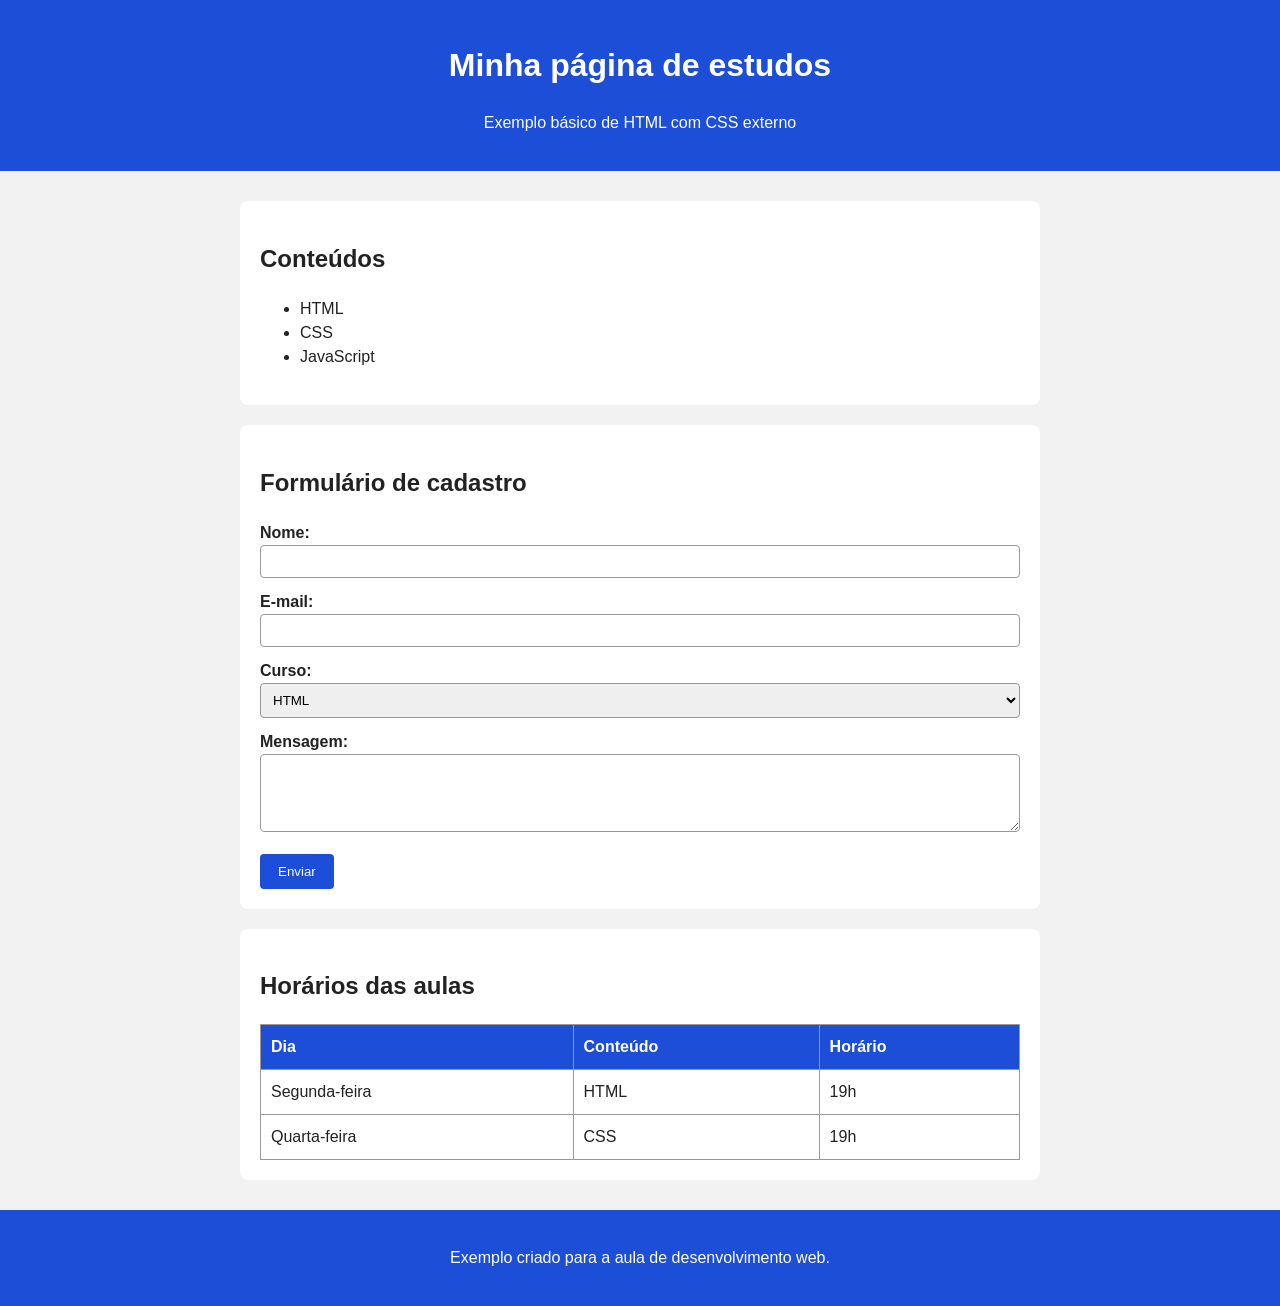
<file: html-css-basico/index.html>
<!DOCTYPE html>
<html lang="pt-BR">
<head>
    <meta charset="UTF-8">
    <meta name="viewport" content="width=device-width, initial-scale=1.0">
    <title>Exemplo de HTML e CSS externo</title>

    <!-- Conecta este HTML ao arquivo externo estilo.css -->
    <link rel="stylesheet" href="estilo.css">
</head>
<body>
    <!-- header cria o cabeçalho da página -->
    <header>
        <h1>Minha página de estudos</h1>
        <p>Exemplo básico de HTML com CSS externo</p>
    </header>

    <!-- main reúne o conteúdo principal -->
    <main>
        <section>
            <h2>Conteúdos</h2>

            <!-- ul cria uma lista com marcadores -->
            <ul>
                <li>HTML</li>
                <li>CSS</li>
                <li>JavaScript</li>
            </ul>
        </section>

        <section>
            <h2>Formulário de cadastro</h2>

            <!-- form agrupa os campos; este exemplo não salva os dados -->
            <form>
                <label for="nome">Nome:</label>
                <input type="text" id="nome" name="nome" required>

                <label for="email">E-mail:</label>
                <input type="email" id="email" name="email" required>

                <label for="curso">Curso:</label>
                <select id="curso" name="curso">
                    <option value="html">HTML</option>
                    <option value="css">CSS</option>
                    <option value="javascript">JavaScript</option>
                </select>

                <label for="mensagem">Mensagem:</label>
                <textarea id="mensagem" name="mensagem" rows="4"></textarea>

                <button type="submit">Enviar</button>
            </form>
        </section>

        <section>
            <h2>Horários das aulas</h2>

            <!-- table organiza dados em linhas e colunas -->
            <table>
                <thead>
                    <tr>
                        <th>Dia</th>
                        <th>Conteúdo</th>
                        <th>Horário</th>
                    </tr>
                </thead>
                <tbody>
                    <tr>
                        <td>Segunda-feira</td>
                        <td>HTML</td>
                        <td>19h</td>
                    </tr>
                    <tr>
                        <td>Quarta-feira</td>
                        <td>CSS</td>
                        <td>19h</td>
                    </tr>
                </tbody>
            </table>
        </section>
    </main>

    <!-- footer cria o rodapé -->
    <footer>
        <p>Exemplo criado para a aula de desenvolvimento web.</p>
    </footer>
</body>
</html>
</file>
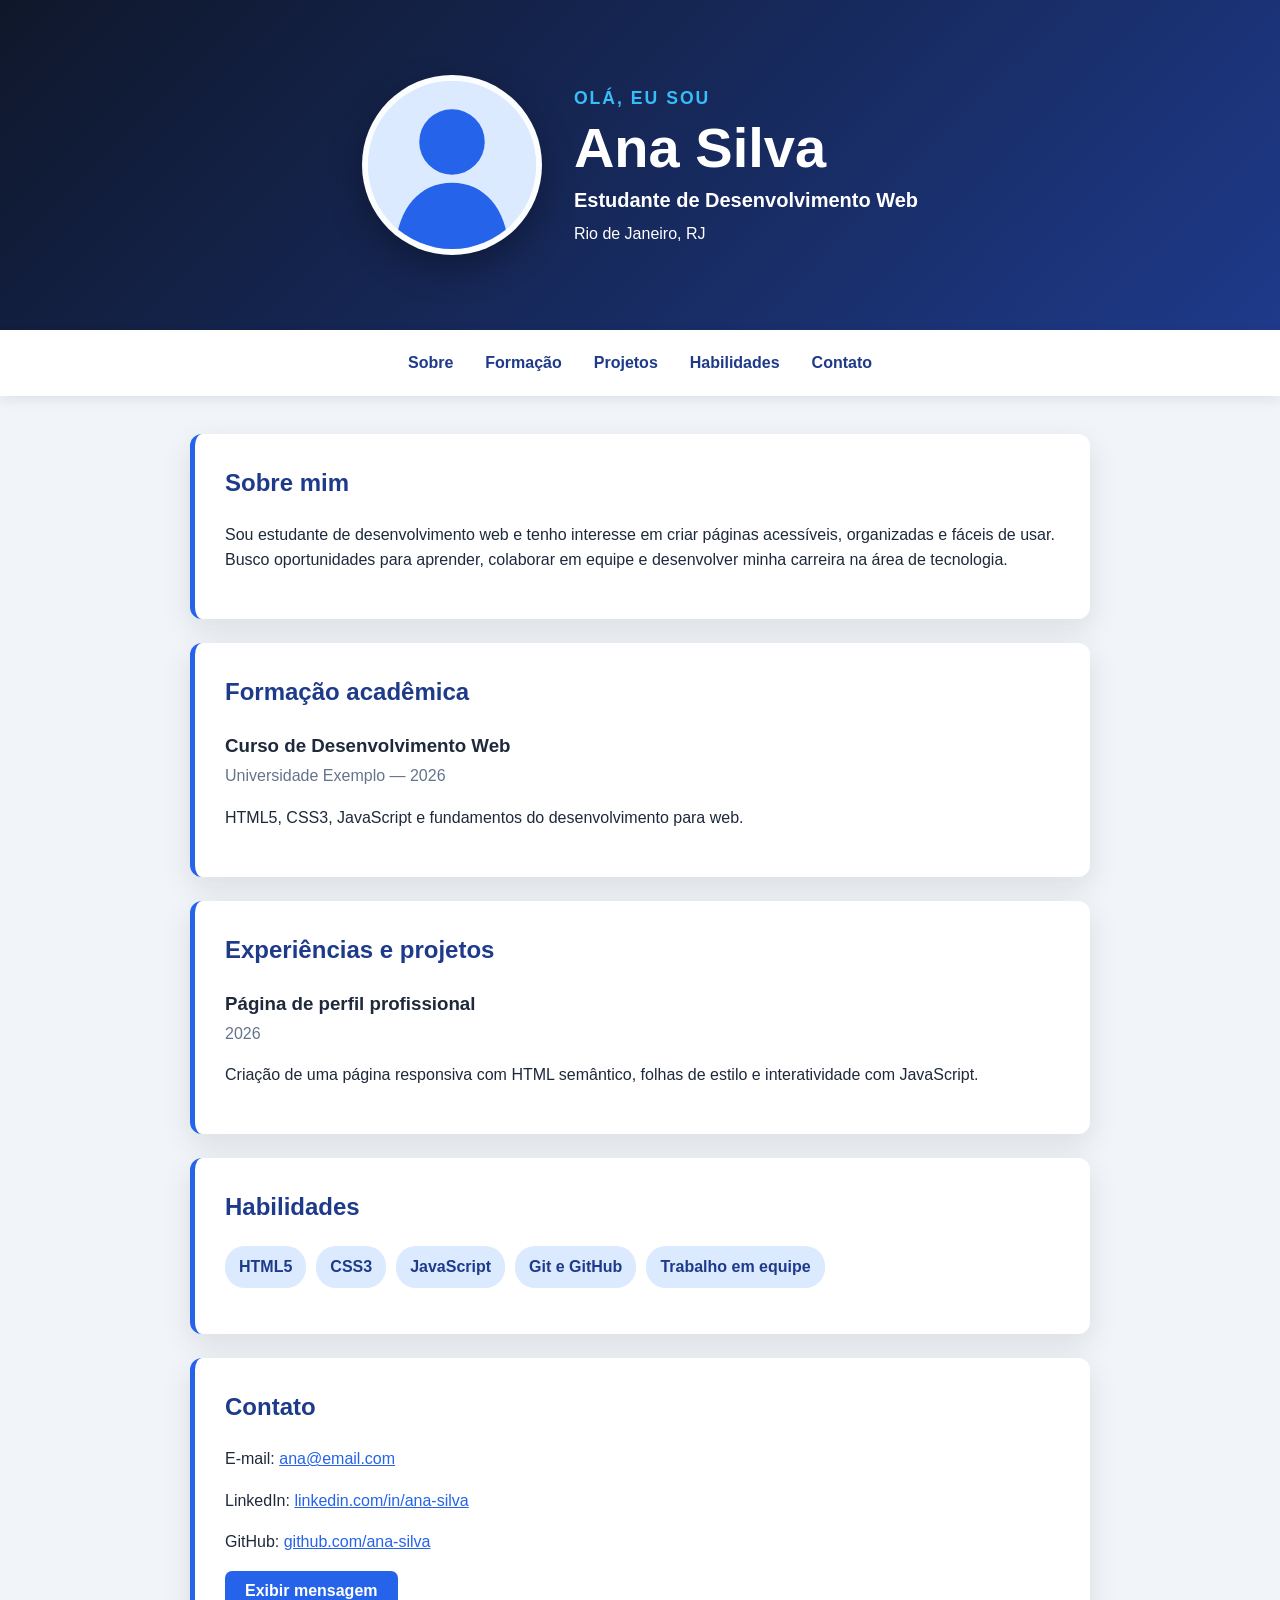
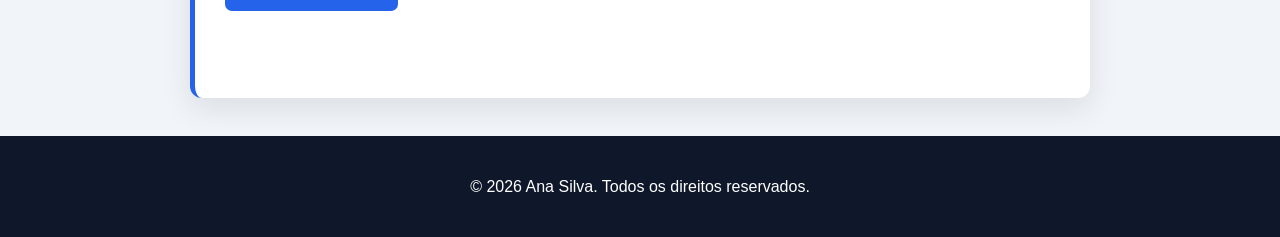
<file: perfil-profissional/index.html>
<!-- Informa ao navegador que o documento utiliza HTML5 -->
<!DOCTYPE html>
<!-- Define o português do Brasil como idioma principal -->
<html lang="pt-BR">
<!-- Contém as configurações e informações não visíveis da página -->
<head>
    <!-- Permite exibir corretamente acentos e caracteres especiais -->
    <meta charset="UTF-8">
    <!-- Adapta a largura da página à tela de celulares e tablets -->
    <meta name="viewport" content="width=device-width, initial-scale=1.0">
    <!-- Fornece aos mecanismos de busca uma descrição da página -->
    <meta name="description" content="Currículo e perfil profissional de Ana Silva">
    <!-- Define o texto exibido na aba do navegador -->
    <title>Ana Silva | Perfil Profissional</title>
    <!-- Carrega o arquivo responsável pela aparência da página -->
    <link rel="stylesheet" href="css/estilo.css">
</head>
<!-- Inicia o conteúdo visível da página -->
<body>
    <!-- Agrupa a foto e as principais informações profissionais -->
    <header class="cabecalho">
        <!-- Exibe a foto; alt fornece uma descrição para leitores de tela -->
        <img
            class="foto-perfil"
            src="imagens/perfil.svg"
            alt="Foto de perfil de Ana Silva"
        >

        <!-- Agrupa os textos de apresentação -->
        <div class="apresentacao">
            <p class="saudacao">Olá, eu sou</p>
            <h1>Ana Silva</h1>
            <p class="cargo">Estudante de Desenvolvimento Web</p>
            <p>Rio de Janeiro, RJ</p>
        </div>
    </header>

    <!-- Cria o menu; cada link leva à seção indicada depois do símbolo # -->
    <nav class="menu" aria-label="Navegação principal">
        <a href="#sobre">Sobre</a>
        <a href="#formacao">Formação</a>
        <a href="#experiencia">Projetos</a>
        <a href="#habilidades">Habilidades</a>
        <a href="#contato">Contato</a>
    </nav>

    <!-- Delimita o conteúdo principal do documento -->
    <main class="conteudo">
        <!-- Cria uma seção; seu id também funciona como destino do menu -->
        <section id="sobre" class="cartao">
            <h2>Sobre mim</h2>
            <p>
                Sou estudante de desenvolvimento web e tenho interesse em criar páginas
                acessíveis, organizadas e fáceis de usar. Busco oportunidades para aprender,
                colaborar em equipe e desenvolver minha carreira na área de tecnologia.
            </p>
        </section>

        <section id="formacao" class="cartao">
            <h2>Formação acadêmica</h2>
            <!-- Representa uma informação que pode ser compreendida de forma independente -->
            <article>
                <h3>Curso de Desenvolvimento Web</h3>
                <p class="informacao-secundaria">Universidade Exemplo — 2026</p>
                <p>HTML5, CSS3, JavaScript e fundamentos do desenvolvimento para web.</p>
            </article>
        </section>

        <section id="experiencia" class="cartao">
            <h2>Experiências e projetos</h2>
            <article>
                <h3>Página de perfil profissional</h3>
                <!-- time identifica o ano como uma informação temporal -->
                <p class="informacao-secundaria"><time datetime="2026">2026</time></p>
                <p>
                    Criação de uma página responsiva com HTML semântico, folhas de estilo
                    e interatividade com JavaScript.
                </p>
            </article>
        </section>

        <section id="habilidades" class="cartao">
            <h2>Habilidades</h2>
            <!-- Cria uma lista não ordenada de habilidades -->
            <ul class="lista-habilidades">
                <li>HTML5</li>
                <li>CSS3</li>
                <li>JavaScript</li>
                <li>Git e GitHub</li>
                <li>Trabalho em equipe</li>
            </ul>
        </section>

        <section id="contato" class="cartao">
            <h2>Contato</h2>
            <!-- Identifica semanticamente as informações de contato -->
            <address>
                <!-- mailto solicita a abertura do aplicativo de e-mail -->
                <p>E-mail: <a href="mailto:ana@email.com">ana@email.com</a></p>
                <p>
                    LinkedIn:
                    <!-- Abre o site em outra aba e protege o acesso à página original -->
                    <a href="https://www.linkedin.com/" target="_blank" rel="noopener noreferrer">
                        linkedin.com/in/ana-silva
                    </a>
                </p>
                <p>
                    GitHub:
                    <a href="https://github.com/" target="_blank" rel="noopener noreferrer">
                        github.com/ana-silva
                    </a>
                </p>
            </address>

            <!-- O id permite que o JavaScript encontre e controle o botão -->
            <button id="botao-contato" type="button">Exibir mensagem</button>
            <!-- aria-live faz leitores de tela anunciarem a mensagem inserida -->
            <p id="mensagem-contato" class="mensagem" aria-live="polite"></p>
        </section>
    </main>

    <footer class="rodape">
        <!-- O JavaScript preencherá o span com o ano atual -->
        <p>&copy; <span id="ano-atual"></span> Ana Silva. Todos os direitos reservados.</p>
    </footer>

    <!-- Carrega o JavaScript após o restante do conteúdo -->
    <script src="js/script.js"></script>
</body>
</html>
</file>
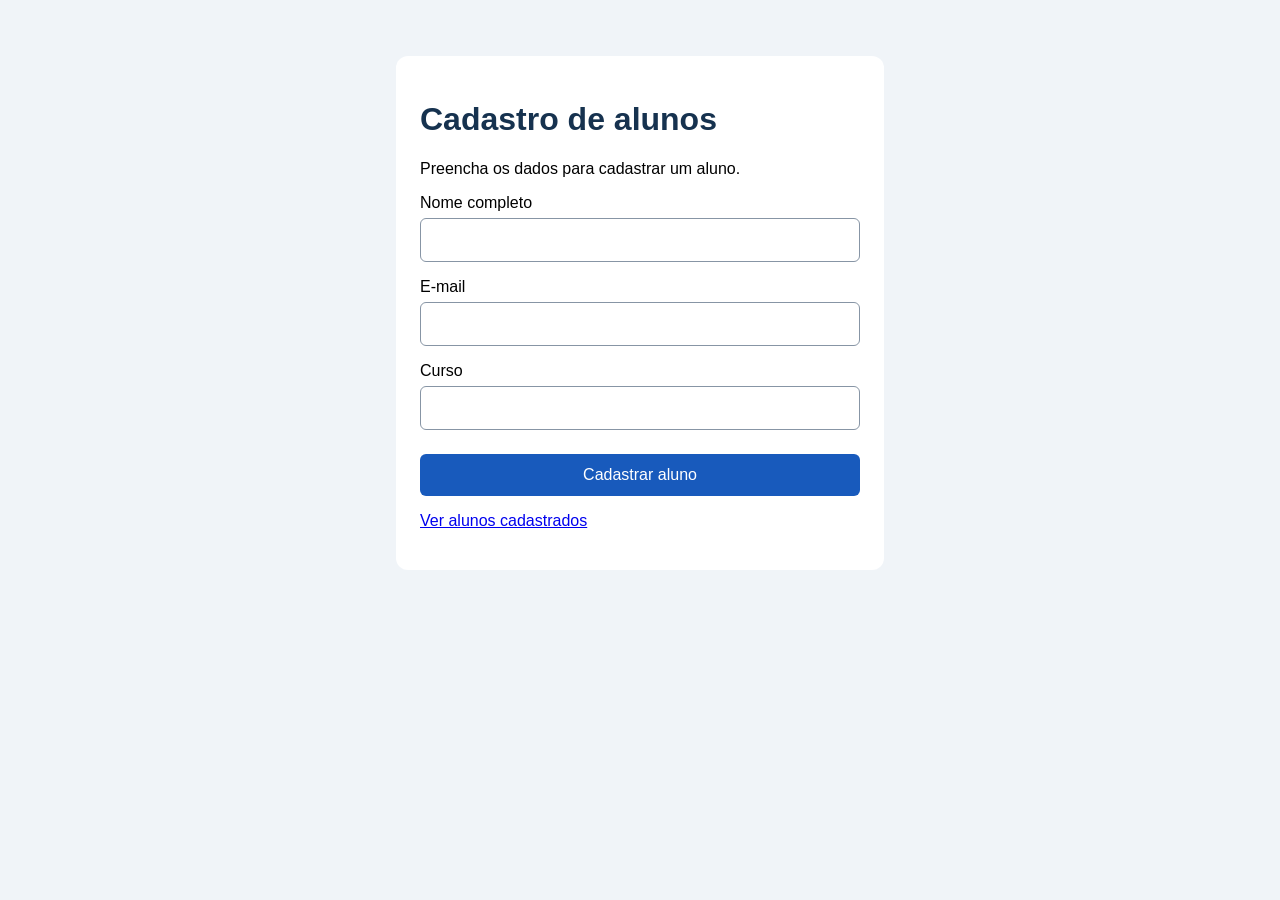
<file: php-mysql-alunos/index.html>
<!DOCTYPE html>
<html lang="pt-BR">
<head>
    <meta charset="UTF-8">
    <meta name="viewport" content="width=device-width, initial-scale=1">
    <title>Cadastro de alunos</title>
    <style>
        body { font-family: Arial, sans-serif; background: #f0f4f8; margin: 0; padding: 24px; }
        main { max-width: 440px; margin: 32px auto; padding: 24px; background: white; border-radius: 12px; }
        h1 { color: #16324f; }
        label { display: block; margin-top: 16px; }
        input, button { box-sizing: border-box; width: 100%; padding: 12px; margin-top: 6px; font: inherit; }
        input { border: 1px solid #8795a5; border-radius: 6px; }
        button { margin-top: 24px; background: #185abc; color: white; border: 0; border-radius: 6px; cursor: pointer; }
    </style>
</head>
<body>
    <main>
        <h1>Cadastro de alunos</h1>
        <p>Preencha os dados para cadastrar um aluno.</p>
        <form action="salvar.php" method="post">
            <label for="nome">Nome completo</label>
            <input type="text" id="nome" name="nome" maxlength="100" required>

            <label for="email">E-mail</label>
            <input type="email" id="email" name="email" maxlength="150" required>

            <label for="curso">Curso</label>
            <input type="text" id="curso" name="curso" maxlength="100" required>

            <button type="submit">Cadastrar aluno</button>
        </form>
        <p><a href="listar.php">Ver alunos cadastrados</a></p>
    </main>
</body>
</html>
</file>
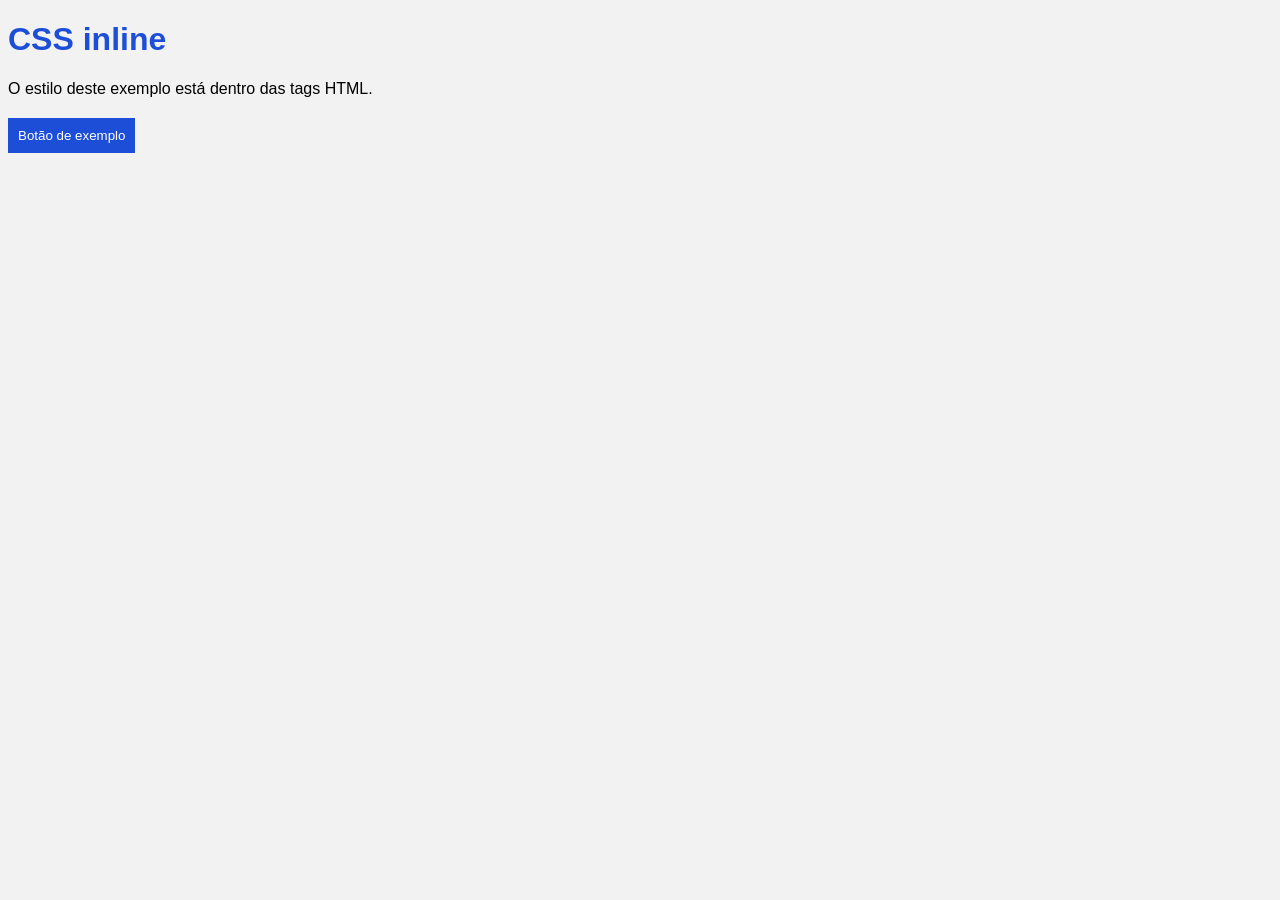
<file: html-css-basico/css-inline.html>
<!DOCTYPE html>
<html lang="pt-BR">
<head>
    <meta charset="UTF-8">
    <meta name="viewport" content="width=device-width, initial-scale=1.0">
    <title>Exemplo de CSS inline</title>
</head>
<body style="font-family: Arial, sans-serif; background-color: #f2f2f2;">
    <!-- O atributo style adiciona o CSS diretamente ao elemento -->
    <h1 style="color: #1d4ed8;">CSS inline</h1>

    <!-- margin-bottom cria um espaço abaixo do parágrafo -->
    <p style="margin-bottom: 20px;">O estilo deste exemplo está dentro das tags HTML.</p>

    <!-- background-color muda o fundo e padding cria espaço interno -->
    <button style="color: white; background-color: #1d4ed8; padding: 10px; border: 0;">
        Botão de exemplo
    </button>
</body>
</html>
</file>
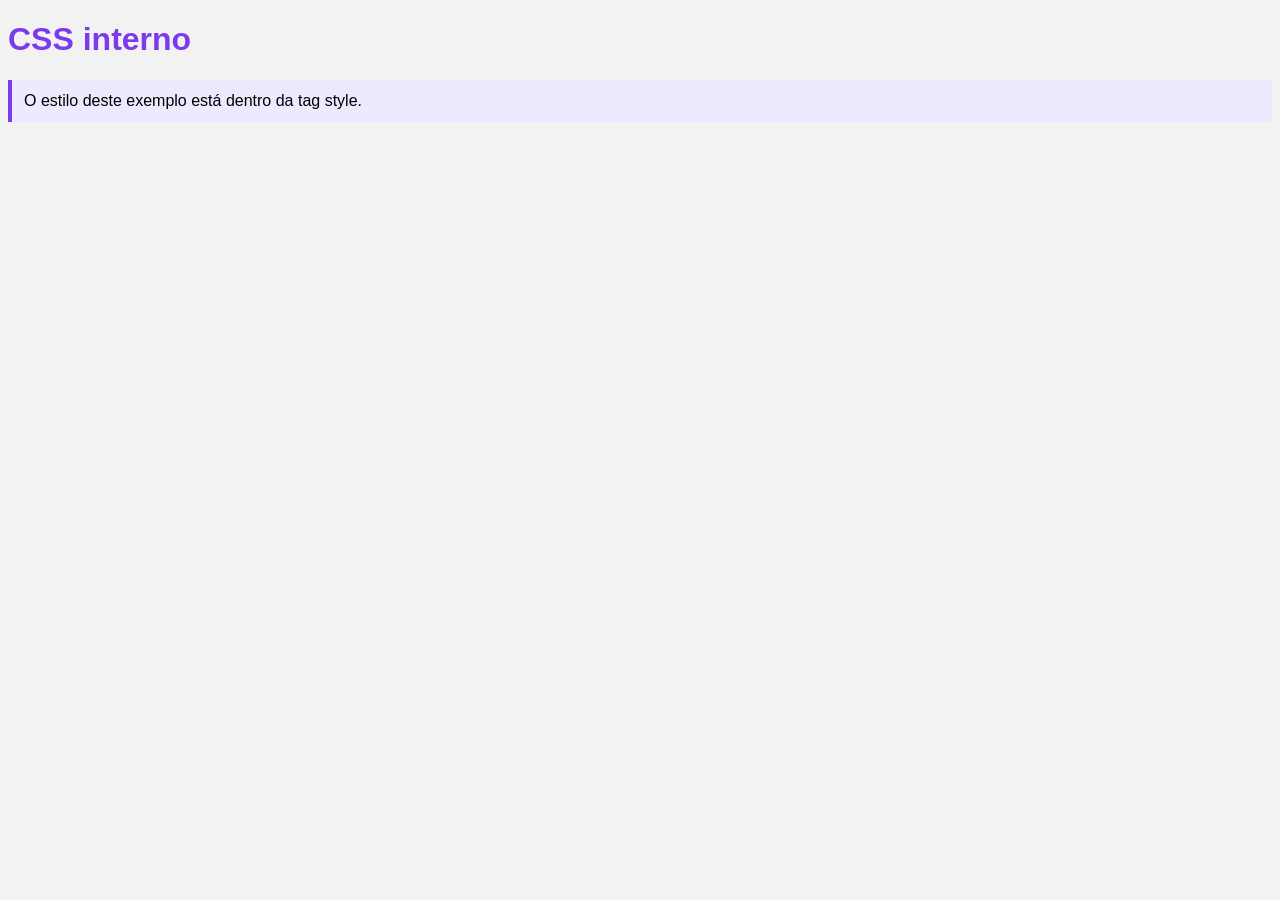
<file: html-css-basico/css-interno.html>
<!DOCTYPE html>
<html lang="pt-BR">
<head>
    <meta charset="UTF-8">
    <meta name="viewport" content="width=device-width, initial-scale=1.0">
    <title>Exemplo de CSS interno</title>

    <!-- O CSS interno fica dentro de style, no próprio arquivo HTML -->
    <style>
        body {
            font-family: Arial, sans-serif; /* Define o tipo de letra */
            background-color: #f2f2f2;    /* Define a cor do fundo */
        }

        h1 {
            color: #7c3aed; /* Define a cor dos títulos h1 */
        }

        .aviso {
            padding: 12px;               /* Cria espaço dentro da caixa */
            background-color: #ede9fe;   /* Define a cor da caixa */
            border-left: 4px solid #7c3aed; /* Cria uma borda à esquerda */
        }
    </style>
</head>
<body>
    <h1>CSS interno</h1>
    <p class="aviso">O estilo deste exemplo está dentro da tag style.</p>
</body>
</html>
</file>
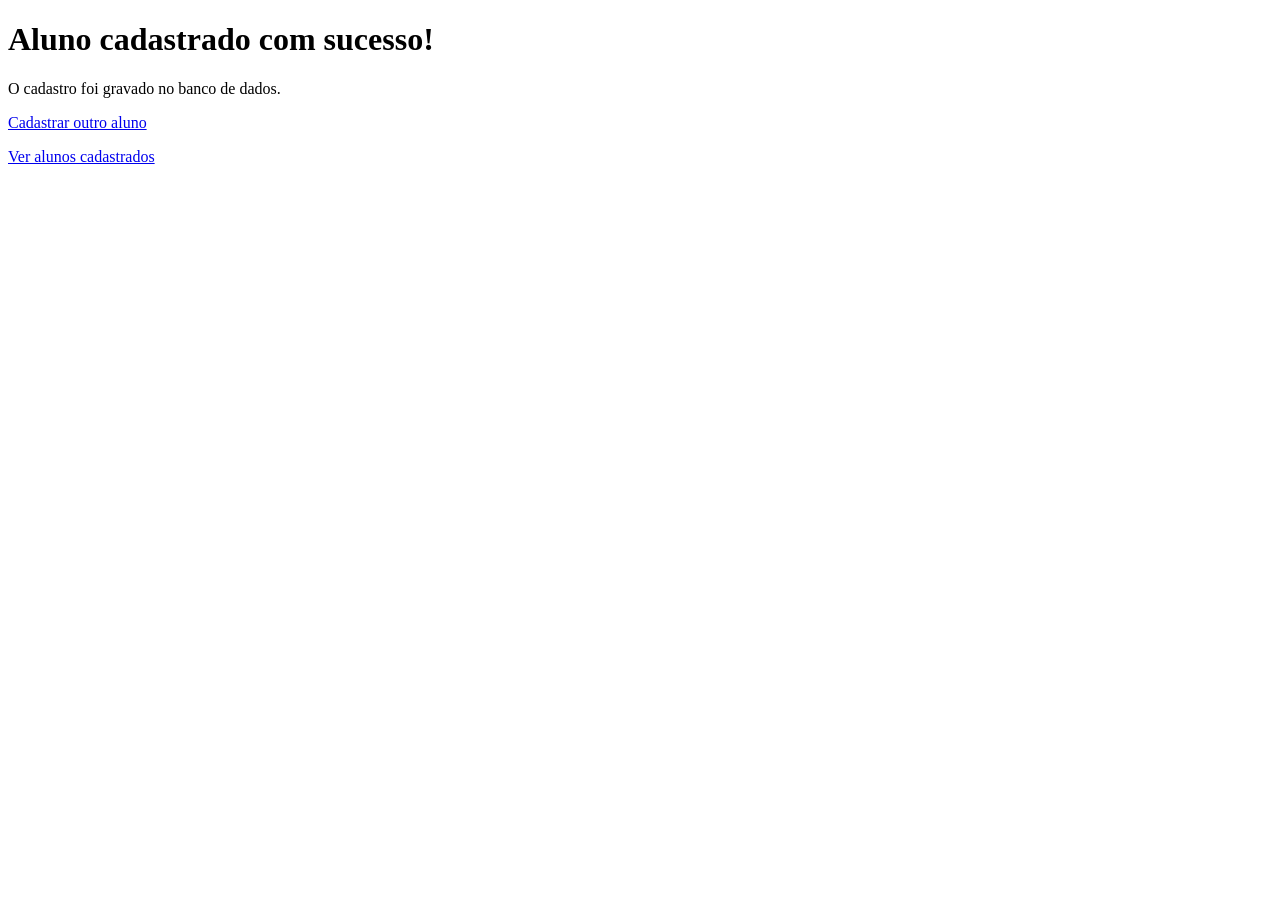
<file: php-mysql-alunos/sucesso.html>
<!DOCTYPE html>
<html lang="pt-BR">
<head>
    <meta charset="UTF-8">
    <meta name="viewport" content="width=device-width, initial-scale=1">
    <title>Aluno cadastrado</title>
</head>
<body>
    <h1>Aluno cadastrado com sucesso!</h1>
    <p>O cadastro foi gravado no banco de dados.</p>
    <p><a href="index.html">Cadastrar outro aluno</a></p>
    <p><a href="listar.php">Ver alunos cadastrados</a></p>
</body>
</html>
</file>
<file: html-css-basico/estilo.css>
/* O asterisco seleciona todos os elementos da página */
* {
    box-sizing: border-box; /* Inclui borda e espaço interno no tamanho do elemento */
}

body {
    margin: 0;                         /* Retira a margem padrão do navegador */
    color: #222222;                    /* Define a cor do texto */
    font-family: Arial, sans-serif;    /* Define o tipo de letra */
    line-height: 1.5;                  /* Aumenta o espaço entre as linhas */
    background-color: #f2f2f2;        /* Define a cor do fundo */
}

header,
footer {
    padding: 20px;                    /* Cria espaço dentro do elemento */
    color: white;
    text-align: center;               /* Centraliza o texto */
    background-color: #1d4ed8;
}

main {
    width: 90%;                       /* Ocupa 90% da largura disponível */
    max-width: 800px;                 /* Limita a largura máxima */
    margin: 30px auto;                /* Centraliza o conteúdo */
}

section {
    margin-bottom: 20px;              /* Cria espaço abaixo de cada seção */
    padding: 20px;
    background-color: white;
    border-radius: 8px;               /* Arredonda os cantos */
}

label {
    display: block;                   /* Coloca cada label em uma linha */
    margin-top: 12px;
    font-weight: bold;                /* Deixa o texto em negrito */
}

input,
select,
textarea {
    width: 100%;                      /* Faz o campo ocupar toda a largura */
    padding: 8px;
    border: 1px solid #999999;
    border-radius: 4px;
}

button {
    margin-top: 15px;
    padding: 10px 18px;
    color: white;
    cursor: pointer;                  /* Mostra a mão ao passar sobre o botão */
    background-color: #1d4ed8;
    border: 0;
    border-radius: 4px;
}

table {
    width: 100%;                      /* Faz a tabela ocupar toda a largura */
    border-collapse: collapse;        /* Une as bordas das células */
}

th,
td {
    padding: 10px;
    text-align: left;
    border: 1px solid #999999;
}

th {
    color: white;
    background-color: #1d4ed8;
}
</file>
<file: perfil-profissional/css/estilo.css>
/* Armazena cores e sombras em variáveis reutilizáveis */
:root {
    --cor-principal: #2563eb;
    --cor-principal-escura: #1e3a8a;
    --cor-destaque: #38bdf8;
    --cor-fundo: #f1f5f9;
    --cor-cartao: #ffffff;
    --cor-texto: #1e293b;
    --cor-texto-claro: #64748b;
    --sombra: 0 10px 30px rgba(15, 23, 42, 0.1);
}

/* Faz o tamanho declarado incluir preenchimentos e bordas */
* {
    box-sizing: border-box;
}

/* Suaviza a rolagem realizada pelos links do menu */
html {
    scroll-behavior: smooth;
}

/* Define a aparência geral da página */
body {
    margin: 0; /* Remove a margem automática do navegador */
    color: var(--cor-texto); /* Usa uma variável para definir a cor do texto */
    font-family: Arial, Helvetica, sans-serif; /* Define a fonte e suas alternativas */
    line-height: 1.6; /* Aumenta o espaço entre linhas */
    background-color: var(--cor-fundo); /* Define a cor de fundo */
}

/* Organiza a foto e a apresentação lado a lado */
.cabecalho {
    display: flex; /* Ativa o Flexbox */
    align-items: center; /* Centraliza os itens no eixo vertical */
    justify-content: center; /* Centraliza os itens no eixo horizontal */
    gap: 32px; /* Cria espaço entre os itens */
    min-height: 330px; /* Garante uma altura mínima */
    padding: 48px 20px; /* Cria espaço interno vertical e horizontal */
    color: #ffffff; /* Deixa o texto branco */
    background: linear-gradient(135deg, #0f172a, var(--cor-principal-escura)); /* Cria um degradê */
}

/* Dimensiona e transforma a foto em um círculo */
.foto-perfil {
    width: 180px;
    height: 180px;
    object-fit: cover; /* Preenche a área sem distorcer a imagem */
    background-color: #dbeafe;
    border: 6px solid rgba(255, 255, 255, 0.9);
    border-radius: 50%; /* Arredonda completamente a imagem */
    box-shadow: 0 14px 35px rgba(0, 0, 0, 0.3); /* Adiciona profundidade */
}

.apresentacao h1 {
    margin: 0;
    font-size: clamp(2.2rem, 5vw, 3.5rem); /* Ajusta o título entre um valor mínimo e máximo */
    line-height: 1.1;
}

.apresentacao p {
    margin: 5px 0;
}

.saudacao {
    color: var(--cor-destaque);
    font-size: 1.1rem;
    font-weight: bold;
    text-transform: uppercase; /* Converte o texto para letras maiúsculas */
    letter-spacing: 2px; /* Aumenta o espaço entre as letras */
}

.cargo {
    font-size: 1.25rem;
    font-weight: bold;
}

/* Mantém o menu visível no topo durante a rolagem */
.menu {
    position: sticky; /* Faz o menu acompanhar a rolagem */
    z-index: 10; /* Mantém o menu à frente dos demais elementos */
    top: 0; /* Define o ponto onde o menu ficará preso */
    display: flex;
    justify-content: center;
    flex-wrap: wrap; /* Permite quebrar os links em mais de uma linha */
    gap: 6px;
    padding: 12px;
    background-color: rgba(255, 255, 255, 0.96);
    box-shadow: 0 4px 12px rgba(15, 23, 42, 0.08);
}

.menu a {
    padding: 8px 13px;
    color: var(--cor-principal-escura);
    font-weight: bold;
    text-decoration: none; /* Remove o sublinhado dos links */
    border-radius: 7px;
    transition: color 0.2s, background-color 0.2s; /* Suaviza as mudanças de cor */
}

/* Altera o link apontado pelo mouse ou selecionado pelo teclado */
.menu a:hover,
.menu a:focus {
    color: #ffffff;
    background-color: var(--cor-principal);
    outline: none; /* Remove o contorno-padrão porque o fundo já indica o foco */
}

/* Limita a largura e centraliza o conteúdo */
.conteudo {
    width: min(900px, 92%); /* Usa o menor valor entre 900 px e 92% da tela */
    margin: 38px auto; /* Cria margem vertical e centraliza horizontalmente */
}

/* Apresenta cada seção como um cartão */
.cartao {
    margin-bottom: 24px;
    padding: 30px;
    background-color: var(--cor-cartao);
    border-left: 5px solid var(--cor-principal); /* Cria a faixa colorida lateral */
    border-radius: 12px;
    box-shadow: var(--sombra);
}

.cartao h2 {
    margin-top: 0;
    color: var(--cor-principal-escura);
}

.cartao h3 {
    margin-bottom: 2px;
}

.informacao-secundaria {
    margin-top: 0;
    color: var(--cor-texto-claro);
}

.lista-habilidades {
    display: flex;
    flex-wrap: wrap;
    gap: 10px;
    padding: 0;
    list-style: none; /* Remove os marcadores da lista */
}

.lista-habilidades li {
    padding: 8px 14px;
    color: var(--cor-principal-escura);
    font-weight: bold;
    background-color: #dbeafe;
    border-radius: 20px;
}

a {
    color: var(--cor-principal);
}

address {
    font-style: normal; /* Remove o itálico aplicado automaticamente */
}

/* Define a aparência e o comportamento visual do botão */
button {
    padding: 11px 20px;
    color: #ffffff;
    font-size: 1rem;
    font-weight: bold;
    cursor: pointer; /* Exibe o cursor que indica uma área clicável */
    background-color: var(--cor-principal);
    border: 0; /* Remove a borda-padrão */
    border-radius: 7px;
    transition: transform 0.2s, background-color 0.2s;
}

button:hover,
button:focus {
    background-color: var(--cor-principal-escura);
    transform: translateY(-2px); /* Move o botão levemente para cima */
}

.mensagem {
    min-height: 25px; /* Reserva espaço antes de a mensagem aparecer */
    color: var(--cor-principal-escura);
    font-weight: bold;
}

.rodape {
    padding: 22px;
    color: #ffffff;
    text-align: center;
    background-color: #0f172a;
}

/* Modifica o layout somente em telas com até 600 px */
@media (max-width: 600px) {
    .cabecalho {
        flex-direction: column; /* Coloca a foto acima da apresentação */
        gap: 20px;
        text-align: center;
    }

    .foto-perfil {
        width: 145px;
        height: 145px;
    }

    .cartao {
        padding: 22px;
    }
}
</file>
